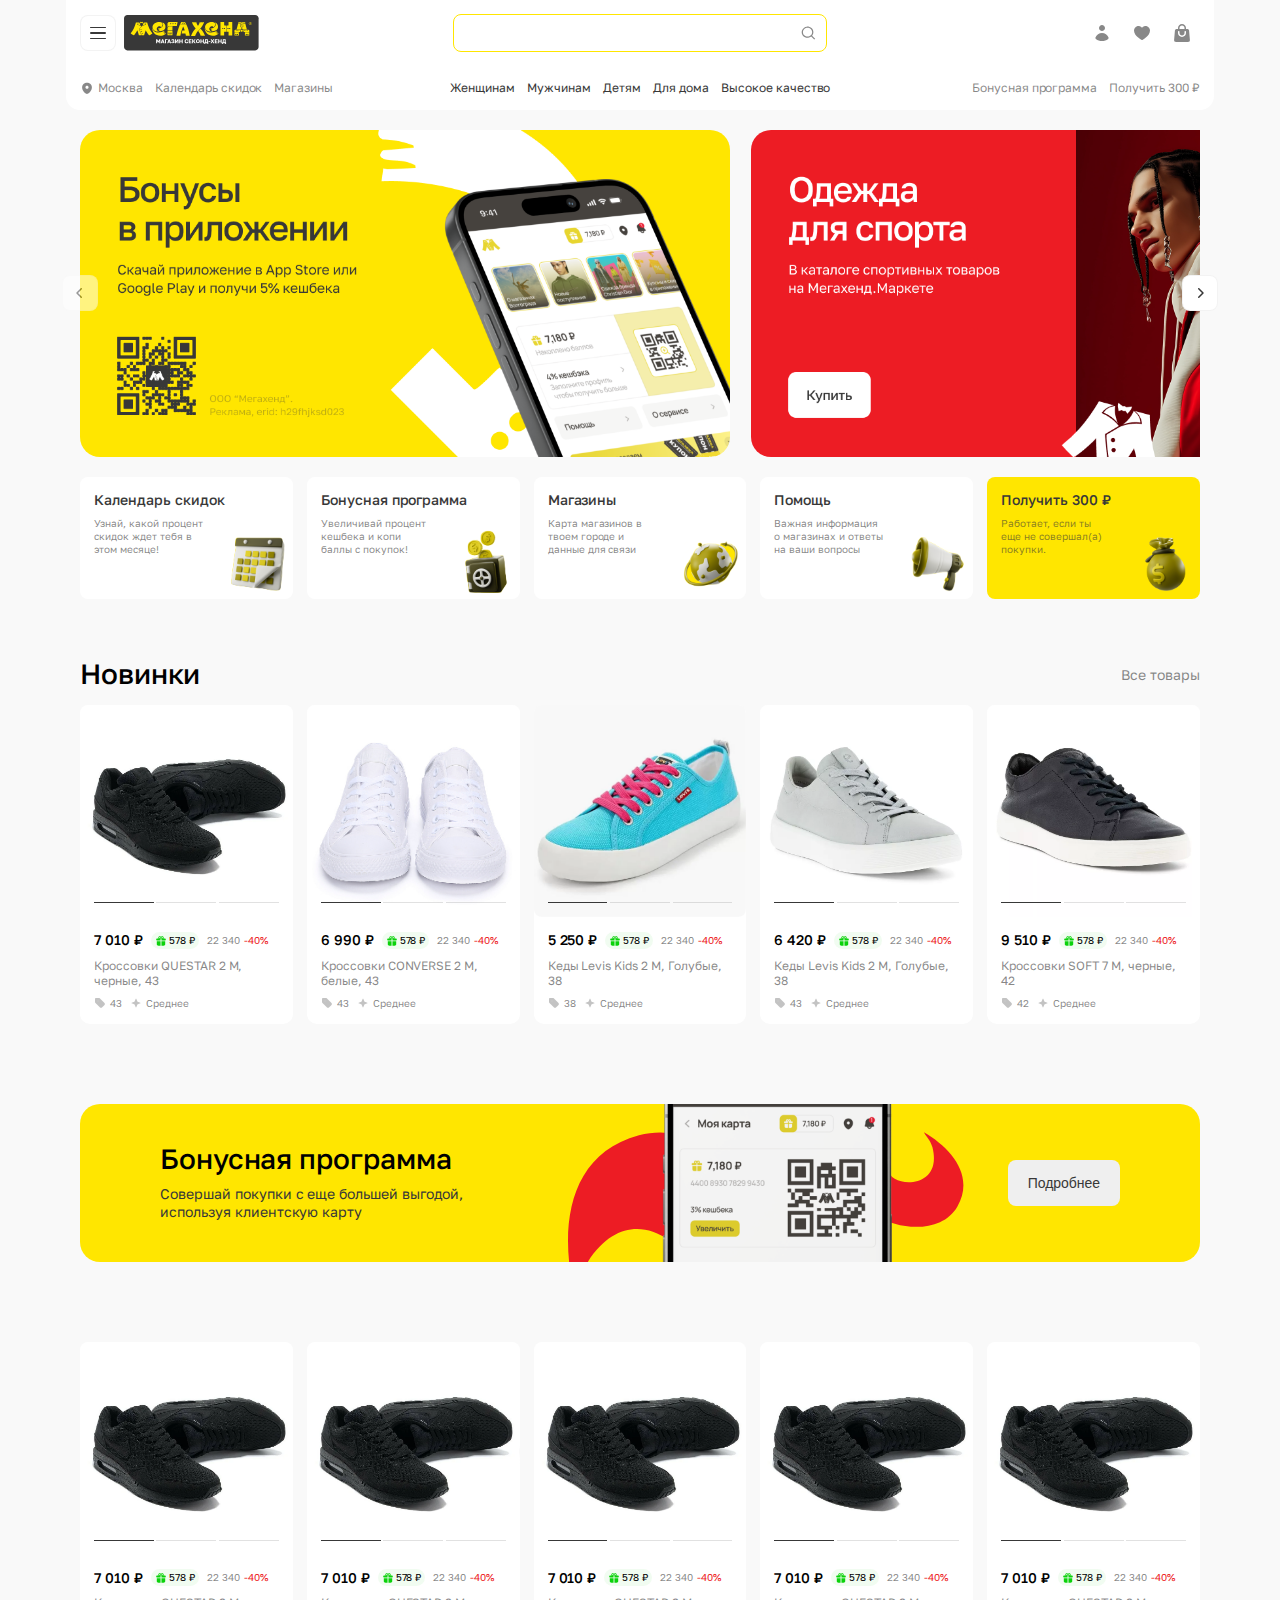
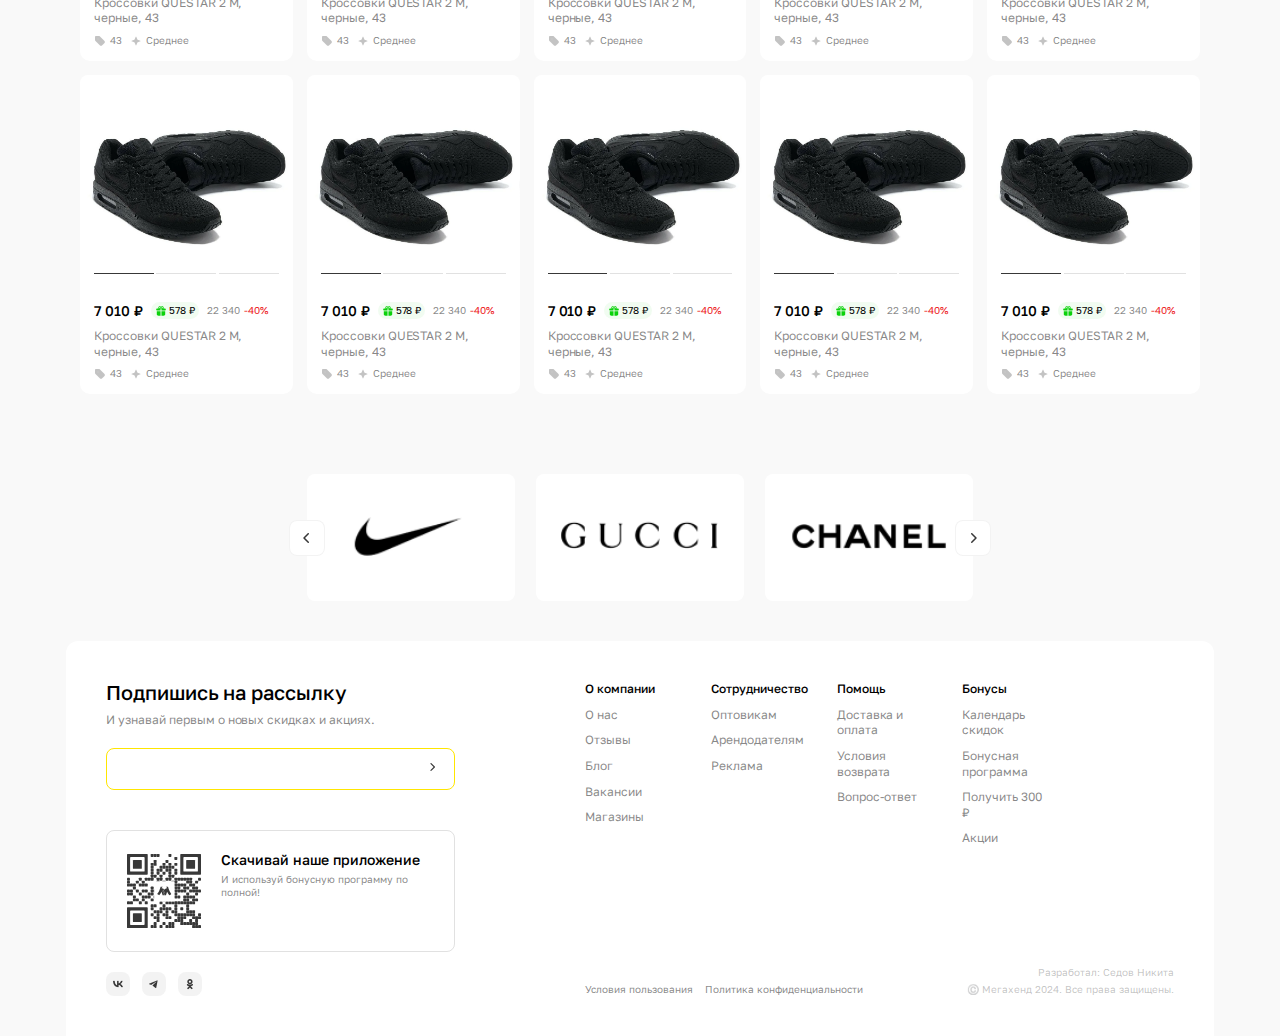
<file: templates/index.html>
<!DOCTYPE html>
<html lang="ru">
<head>
    <meta charset="UTF-8">
    <meta name="viewport" content="width=device-width, initial-scale=1.0">
    <title>Document</title>

    <link rel="stylesheet" href="https://cdn.jsdelivr.net/npm/swiper@11/swiper-bundle.min.css"/>
    
    <link rel="stylesheet" href="../src/styles/main.css">
    
</head>
<body>
    <header>
        <div class="header-section">
            <div class="header-section__container ">
                <div class="header-section__info-block">
                    <div class="header-section__info-block__item main">
                        <div class="header-section__info-block__item__item header-section__info-block__item__burger-logo">
                            <div class="header-section__info-block__item__burger-logo__burger button_size_icon button_style_outline button ">
                                <span></span><span></span><span></span>
                            </div>
                            <a href="/" class="header-section__info-block__item__burger-logo__logo">
                                <picture>
                                    <source srcset="../src/images/logo-mobile.svg" media="(max-width: 768px)">
                                    <img src="../src/images/logo.svg" alt="">
                                </picture>
                            </a>
                        </div>
                        <div class="header-section__info-block__item__item header-section__info-block__item__search">
                            <div class="input input_type_search input_state_static">
                                <input type="text">
                            </div>
                        </div>
                        <a  class="button button_size_icon button_style_outline search-mobile" href="#"><img src="../src/images/search.svg" alt=""></a>
                        <div class="header-section__info-block__item__item header-section__info-block__item__add">
                            <a href="" class="header-section__info-block__item__add__link">
                                <img src="../src/images/lk.svg" alt="">
                            </a>
                            <a href="" class="header-section__info-block__item__add__link">
                                <img src="../src/images/favourites.svg" alt="">
                            </a>
                            <a href="" class="header-section__info-block__item__add__link">
                                <img src="../src/images/cart.svg" alt="">
                            </a>
                        </div>
                    </div>
                    <div class="header-section__info-block__item">
                        <ul class="header-section__info-block__item__item header-section__info-block__item__other">
                            <li><a href=""><img src="../src/images/location.svg" alt=""><span>Москва</span></a></li>
                            <li><a href=""><span>Календарь скидок</span></a></li>
                            <li><a href=""><span>Магазины</span></a></li>
                        </ul>
                        <ul class="header-section__info-block__item__item header-section__info-block__item__categories">
                            <li><a href=""><span>Женщинам</span></a></li>
                            <li><a href=""><span>Мужчинам</span></a></li>
                            <li><a href=""><span>Детям</span></a></li>
                            <li><a href=""><span>Для дома</span></a></li>
                            <li><a href=""><span>Высокое качество</span></a></li>
                        </ul>
                        <ul class="header-section__info-block__item__item header-section__info-block__item__bonuses">
                            <li><a href=""><span>Бонусная программа</span></a></li>
                            <li><a href=""><span>Получить 300 ₽</span></a></li>
                        </ul>
                    </div>
                </div>
                <div class="burger-block">
                    <div class="burger-block__burger">
                        <div class="burger-block__burger__info">
                            <ul>
                                <li><a href="#">Женщинам</a></li>
                                <li><a href="#">Мужчинам</a></li>
                                <li><a href="#">Детям</a></li>
                                <li><a href="#">Для дома</a></li>
                                <li><a href="#">Высокое качество</a></li>
                            </ul>
                            <ul>
                                <li><a href="#"><img src="../src/images/location.svg" alt=""><span>Москва</span></a></li>
                            </ul>
                        </div>
                        <div class="burger-block__burger__bonuses">
                            <ul>
                                <li><a href="#">Календарь скидок</a></li>
                                <li><a href="#">Магазины</a></li>
                                <li><a href="#">Бонусная программа</a></li>
                                <li><a href="#">Получить 300 ₽</a></li>
                            </ul>
                        </div>
                        <div class="burger-block__burger__links">
                            <ul>
                                <li><a href="#">О компании</a></li>
                                <li><a href="#">Сотрудничество</a></li>
                                <li><a href="#">Отзывы</a></li>
                                <li><a href="#">Блог</a></li>
                                <li><a href="#">Вакансии</a></li>
                                <li><a href="#">Акции</a></li>
                                <li><a href="#">Бренды</a></li>
                            </ul>
                            <ul>
                                <li><a href="#">Помощь</a></li>
                            </ul>
                        </div>
                        <div class="burger-block__burger__contact-us">
                            <div class="burger-block__burger__contact-us__phone-socials">
                                <div class="burger-block__burger__contact-us__phone-socials__phone">
                                    <a href="tel: 8(800) 250-61-68">8(800) 250-61-68</a>
                                </div>
                                <div class="burger-block__burger__contact-us__phone-socials__socials">
                                    <a href="https://vk.com/korimp890" class="button button_size_icon-small button_style_gray"><img src="../src/images/social/vk.png" alt=""></a>
                                    <a href="#" class="button button_size_icon-small button_style_gray"><img src="../src/images/social/tg.png" alt=""></a>
                                    <a href="#" class="button button_size_icon-small button_style_gray"><img src="../src/images/social/ok.png" alt=""></a>
                                </div>
                            </div>
                            <div class="burger-block__burger__contact-us__politics">
                                    <a href="#" class="burger-block__burger__contact-us__politics__link">Условия пользования</a>
                                    <a href="#" class="burger-block__burger__contact-us__politics__link">Политика конфиденциальности</a>
                            </div>
                            <div class="burger-block__burger__contact-us__descriptions">
                                <span><a href="https://vk.com/korimp890"></a>Разработал: Седов Никита</span>
                                <span>©️ Мегахенд 2024. Все права защищены. </span>
                            </div>

                        </div>
                    </div>
                </div>
            </div>
        </div>
    </header>



    <main>
        <section class="pv-30">
            <div class="advantages-section">
                <div class="advantages-section__container container">
                    <div class="advantages-section__info-block">
                        <div class="advantages-section__info-block__bann">
                            <div class="swiper bannSlider">
                                <div class="swiper-wrapper">
                                  <div class="swiper-slide">
                                    <picture>
                                        <source srcset="../src/images/bann/bann1-mobile.png" media="(max-width: 768px)">
                                        <img src="../src/images/bann/bann1.png" alt="">
                                    </picture>
                                    </div>
                                  <a href="https://www.google.ru/" class="swiper-slide"> <img src="../src/images/bann/bann2.png" alt=""> </a>
                                  <div class="swiper-slide"><img src="../src/images/bann/bann3.png" alt=""></div>
                                </div>  
                        </div>
                        <button class="button button_size_icon button_style_outline prev"><img src="../src/images/left.svg" alt=""></button>
                        <button class="button button_size_icon button_style_outline next"><img src="../src/images/right.svg" alt=""></button>
                    </div>
                    
                    <div class="advantages-section__info-block__additional">
                        <div class="advantages-section__info-block__additional__information">
                            <div class="advantages-section__info-block__additional__information__title">Календарь скидок</div>
                            <div class="advantages-section__info-block__additional__information__description">Узнай, какой процент скидок ждет тебя в этом месяце!</div>
                            <img src="../src/images/advantages-add-1.png" alt="">
                        </div>
                        <div class="advantages-section__info-block__additional__information">
                            <div class="advantages-section__info-block__additional__information__title">Бонусная программа</div>
                            <div class="advantages-section__info-block__additional__information__description">Увеличивай процент кешбека и копи баллы с покупок!</div>
                            <img src="../src/images/advantages-add-2.png" alt="">
                        </div>
                        <div class="advantages-section__info-block__additional__information">
                            <div class="advantages-section__info-block__additional__information__title">Магазины</div>
                            <div class="advantages-section__info-block__additional__information__description">Карта магазинов в твоем городе и данные для связи</div>
                            <img src="../src/images/advantages-add-3.png" alt="">
                        </div>
                        <div class="advantages-section__info-block__additional__information">
                            <div class="advantages-section__info-block__additional__information__title">Помощь</div>
                            <div class="advantages-section__info-block__additional__information__description">Важная информация о магазинах и ответы на ваши вопросы</div>
                            <img src="../src/images/advantages-add-4.png" alt="">
                        </div>
                        <div class="advantages-section__info-block__additional__information advantages-section__info-block__additional__information_yellow ">
                            <div class="advantages-section__info-block__additional__information__title">Получить 300 ₽</div>
                            <div class="advantages-section__info-block__additional__information__description">Работает, если ты еще не совершал(а) покупки.</div>
                            <img src="../src/images/advantages-add-5.png" alt="">
                        </div>
                    </div>
                </div>
            </div>
        </div>
    </section>


    <section class="pv-60">
        <div class="new-product-section">
            <div class="new-product-section__container container">
                <div class="new-product-section__head">
                    <div class="new-product-section__head__title">Новинки</div>
                    <div class="new-product-section__head__additional">
                        <a href="#">Все товары</a>
                    </div>
             </div>
                <div class="new-product-section__info-block">
                    <div class="product-card">
                        <div class="product-card__images">
                            <div class="swiper productGallerySlider">
                                <div class="swiper-wrapper">
                                  <div class="swiper-slide"><img src="../src/images/i.png" alt=""></div>
                                  <div class="swiper-slide"><img src="../src/images/i2.png" alt=""></div>
                                  <div class="swiper-slide"><img src="../src/images/i4.png" alt=""></div>
                                </div>
                                <div class="swiper-pagination"></div>
                              </div>
                        </div>
                        
                        <div class="product-card__information">
                            <div class="product-card__information__price-block">
                                <div class="product-card__information__price-block__price">7 010 ₽</div>
                                <div class="product-card__information__price-block__cashback">
                                    <img src="../src/images/Prize_green.svg" alt="">
                                    <span>578 ₽</span>
                                </div>
                                <div class="product-card__information__price-block__old-price-block">
                                    <div class="product-card__information__price-block__old-price-block__price">22 340</div>
                                    <div class="product-card__information__price-block__old-price-block__sale">-40%</div>
                                </div>
                            </div>
                            <div class="product-card__information__name">Кроссовки QUESTAR 2 M, черные, 43</div>
                            <div class="product-card__information__add">
                                <div class="product-card__information__add__img-name">
                                    <img src="../src/images/size.svg" alt="">
                                    <span>43</span>
                                </div>
                                <div class="product-card__information__add__img-name">
                                    <img src="../src/images/quality.svg" alt="">
                                    <span>Среднее</span>
                                </div>
                            </div>
                        </div>
                        <div class="product-card__buttons">
                            <button class="button button_size_basic button_style_accent buy">Купить</button>
                            <button class="button button_size_icon button_style_outline"><img src="../src/images/heart.svg" alt=""></button>
                        </div>
                    </div>
                    <div class="product-card">
                        <div class="product-card__images">
                            <div class="swiper productGallerySlider">
                                <div class="swiper-wrapper">
                                  <div class="swiper-slide"><img src="../src/images/products-logo/a1.png" alt=""></div>
                                  <div class="swiper-slide"><img src="../src/images/products-logo/a2.png" alt=""></div>
                                  <div class="swiper-slide"><img src="../src/images/products-logo/a3.png" alt=""></div>
                                </div>
                                <div class="swiper-pagination"></div>
                              </div>
                        </div>
                        
                        <div class="product-card__information">
                            <div class="product-card__information__price-block">
                                <div class="product-card__information__price-block__price">6 990 ₽</div>
                                <div class="product-card__information__price-block__cashback">
                                    <img src="../src/images/Prize_green.svg" alt="">
                                    <span>578 ₽</span>
                                </div>
                                <div class="product-card__information__price-block__old-price-block">
                                    <div class="product-card__information__price-block__old-price-block__price">22 340</div>
                                    <div class="product-card__information__price-block__old-price-block__sale">-40%</div>
                                </div>
                            </div>
                            <div class="product-card__information__name">Кроссовки CONVERSE 2 M, белые, 43</div>
                            <div class="product-card__information__add">
                                <div class="product-card__information__add__img-name">
                                    <img src="../src/images/size.svg" alt="">
                                    <span>43</span>
                                </div>
                                <div class="product-card__information__add__img-name">
                                    <img src="../src/images/quality.svg" alt="">
                                    <span>Среднее</span>
                                </div>
                            </div>
                        </div>
                        <div class="product-card__buttons">
                            <button class="button button_size_basic button_style_accent buy">Купить</button>
                            <button class="button button_size_icon button_style_outline"><img src="../src/images/heart.svg" alt=""></button>
                        </div>
                    </div>
                    <div class="product-card">
                        <div class="product-card__images">
                            <div class="swiper productGallerySlider">
                                <div class="swiper-wrapper">
                                  <div class="swiper-slide"><img src="../src/images/products-logo/b1.png" alt=""></div>
                                  <div class="swiper-slide"><img src="../src/images/products-logo/b2.png" alt=""></div>
                                  <div class="swiper-slide"><img src="../src/images/products-logo/b3.png" alt=""></div>
                                </div>
                                <div class="swiper-pagination"></div>
                              </div>
                        </div>
                        
                        <div class="product-card__information">
                            <div class="product-card__information__price-block">
                                <div class="product-card__information__price-block__price">5 250 ₽</div>
                                <div class="product-card__information__price-block__cashback">
                                    <img src="../src/images/Prize_green.svg" alt="">
                                    <span>578 ₽</span>
                                </div>
                                <div class="product-card__information__price-block__old-price-block">
                                    <div class="product-card__information__price-block__old-price-block__price">22 340</div>
                                    <div class="product-card__information__price-block__old-price-block__sale">-40%</div>
                                </div>
                            </div>
                            <div class="product-card__information__name">Кеды Levis Kids 2 M, Голубые, 38</div>
                            <div class="product-card__information__add">
                                <div class="product-card__information__add__img-name">
                                    <img src="../src/images/size.svg" alt="">
                                    <span>38</span>
                                </div>
                                <div class="product-card__information__add__img-name">
                                    <img src="../src/images/quality.svg" alt="">
                                    <span>Среднее</span>
                                </div>
                            </div>
                        </div>
                        <div class="product-card__buttons">
                            <button class="button button_size_basic button_style_accent buy">Купить</button>
                            <button class="button button_size_icon button_style_outline"><img src="../src/images/heart.svg" alt=""></button>
                        </div>
                    </div>
                    <div class="product-card">
                        <div class="product-card__images">
                            <div class="swiper productGallerySlider">
                                <div class="swiper-wrapper">
                                  <div class="swiper-slide"><img src="../src/images/products-logo/c1.png" alt=""></div>
                                  <div class="swiper-slide"><img src="../src/images/products-logo/c2.png" alt=""></div>
                                  <div class="swiper-slide"><img src="../src/images/products-logo/c3.png" alt=""></div>
                                </div>
                                <div class="swiper-pagination"></div>
                              </div>
                        </div>
                        
                        <div class="product-card__information">
                            <div class="product-card__information__price-block">
                                <div class="product-card__information__price-block__price">6 420 ₽</div>
                                <div class="product-card__information__price-block__cashback">
                                    <img src="../src/images/Prize_green.svg" alt="">
                                    <span>578 ₽</span>
                                </div>
                                <div class="product-card__information__price-block__old-price-block">
                                    <div class="product-card__information__price-block__old-price-block__price">22 340</div>
                                    <div class="product-card__information__price-block__old-price-block__sale">-40%</div>
                                </div>
                            </div>
                            <div class="product-card__information__name">Кеды Levis Kids 2 M, Голубые, 38</div>
                            <div class="product-card__information__add">
                                <div class="product-card__information__add__img-name">
                                    <img src="../src/images/size.svg" alt="">
                                    <span>43</span>
                                </div>
                                <div class="product-card__information__add__img-name">
                                    <img src="../src/images/quality.svg" alt="">
                                    <span>Среднее</span>
                                </div>
                            </div>
                        </div>
                        <div class="product-card__buttons">
                            <button class="button button_size_basic button_style_accent buy">Купить</button>
                            <button class="button button_size_icon button_style_outline"><img src="../src/images/heart.svg" alt=""></button>
                        </div>
                    </div>
                    <div class="product-card">
                        <div class="product-card__images">
                            <div class="swiper productGallerySlider">
                                <div class="swiper-wrapper">
                                  <div class="swiper-slide"><img src="../src/images/products-logo/d1.png" alt=""></div>
                                  <div class="swiper-slide"><img src="../src/images/products-logo/d2.png" alt=""></div>
                                  <div class="swiper-slide"><img src="../src/images/products-logo/d3.png" alt=""></div>
                                </div>
                                <div class="swiper-pagination"></div>
                              </div>
                        </div>
                        
                        <div class="product-card__information">
                            <div class="product-card__information__price-block">
                                <div class="product-card__information__price-block__price">9 510 ₽</div>
                                <div class="product-card__information__price-block__cashback">
                                    <img src="../src/images/Prize_green.svg" alt="">
                                    <span>578 ₽</span>
                                </div>
                                <div class="product-card__information__price-block__old-price-block">
                                    <div class="product-card__information__price-block__old-price-block__price">22 340</div>
                                    <div class="product-card__information__price-block__old-price-block__sale">-40%</div>
                                </div>
                            </div>
                            <div class="product-card__information__name">Кроссовки SOFT 7 M, черные, 42</div>
                            <div class="product-card__information__add">
                                <div class="product-card__information__add__img-name">
                                    <img src="../src/images/size.svg" alt="">
                                    <span>42</span>
                                </div>
                                <div class="product-card__information__add__img-name">
                                    <img src="../src/images/quality.svg" alt="">
                                    <span>Среднее</span>
                                </div>
                            </div>
                        </div>
                        <div class="product-card__buttons">
                            <button class="button button_size_basic button_style_accent buy">Купить</button>
                            <button class="button button_size_icon button_style_outline"><img src="../src/images/heart.svg" alt=""></button>
                        </div>
                    </div>
                </div>
            </div>
        </div>
    </section>

    <section class="pv-60">
        <div class="bonus-program-section">
            <div class="bonus-program-section__container container">
                <div class="bonus-program-section__head">
                    <div class="bonus-program-section__head__info-block">
                        <div class="bonus-program-section__head__info-block__title">Бонусная программа</div>
                        <div class="bonus-program-section__head__info-block__description">Совершай покупки с еще большей выгодой, используя клиентскую карту</div>
                    </div>
                    <div class="bonus-program-section__head__info-block__background">
                        <img class="bonus-program-section__head__info-block__background__vector1" src="../src/images/Vector1.svg" alt="">
                        <img class="bonus-program-section__head__info-block__background__phone phone__desktop" src="../src/images/bonuses-program.png" alt="">
                        <img class="bonus-program-section__head__info-block__background__phone phone__mobile" src="../src/images/mobile_logo.svg" alt="">
                        <img class="bonus-program-section__head__info-block__background__vector2" src="../src/images/Vector2.svg" alt="">
                    </div>
                    
                    
                    <button class="button button_size_large button_state_static">Подробнее</button>
                </div>
                
            </div>
        </div>
    </section>





    <section class="pv-60">
        <div class="products-home-section">
            <div class="products-home-section__container container">
                <div class="products-home-section__info-block">
                    <div class="product-card">
                        <div class="product-card__images">
                            <div class="swiper productGallerySlider">
                                <div class="swiper-wrapper">
                                  <div class="swiper-slide"><img src="../src/images/i.png" alt=""></div>
                                  <div class="swiper-slide"><img src="../src/images/i2.png" alt=""></div>
                                  <div class="swiper-slide"><img src="../src/images/i4.png" alt=""></div>
                                </div>
                                <div class="swiper-pagination"></div>
                              </div>
                        </div>
                        
                        <div class="product-card__information">
                            <div class="product-card__information__price-block">
                                <div class="product-card__information__price-block__price">7 010 ₽</div>
                                <div class="product-card__information__price-block__cashback">
                                    <img src="../src/images/Prize_green.svg" alt="">
                                    <span>578 ₽</span>
                                </div>
                                <div class="product-card__information__price-block__old-price-block">
                                    <div class="product-card__information__price-block__old-price-block__price">22 340</div>
                                    <div class="product-card__information__price-block__old-price-block__sale">-40%</div>
                                </div>
                            </div>
                            <div class="product-card__information__name">Кроссовки QUESTAR 2 M, черные, 43</div>
                            <div class="product-card__information__add">
                                <div class="product-card__information__add__img-name">
                                    <img src="../src/images/size.svg" alt="">
                                    <span>43</span>
                                </div>
                                <div class="product-card__information__add__img-name">
                                    <img src="../src/images/quality.svg" alt="">
                                    <span>Среднее</span>
                                </div>
                            </div>
                        </div>
                        <div class="product-card__buttons">
                            <button class="button button_size_basic button_style_accent buy">Купить</button>
                            <button class="button button_size_icon button_style_outline"><img src="../src/images/heart.svg" alt=""></button>
                        </div>
                    </div>
                    <div class="product-card">
                        <div class="product-card__images">
                            <div class="swiper productGallerySlider">
                                <div class="swiper-wrapper">
                                  <div class="swiper-slide"><img src="../src/images/i.png" alt=""></div>
                                  <div class="swiper-slide"><img src="../src/images/i2.png" alt=""></div>
                                  <div class="swiper-slide"><img src="../src/images/i4.png" alt=""></div>
                                </div>
                                <div class="swiper-pagination"></div>
                              </div>
                        </div>
                        
                        <div class="product-card__information">
                            <div class="product-card__information__price-block">
                                <div class="product-card__information__price-block__price">7 010 ₽</div>
                                <div class="product-card__information__price-block__cashback">
                                    <img src="../src/images/Prize_green.svg" alt="">
                                    <span>578 ₽</span>
                                </div>
                                <div class="product-card__information__price-block__old-price-block">
                                    <div class="product-card__information__price-block__old-price-block__price">22 340</div>
                                    <div class="product-card__information__price-block__old-price-block__sale">-40%</div>
                                </div>
                            </div>
                            <div class="product-card__information__name">Кроссовки QUESTAR 2 M, черные, 43</div>
                            <div class="product-card__information__add">
                                <div class="product-card__information__add__img-name">
                                    <img src="../src/images/size.svg" alt="">
                                    <span>43</span>
                                </div>
                                <div class="product-card__information__add__img-name">
                                    <img src="../src/images/quality.svg" alt="">
                                    <span>Среднее</span>
                                </div>
                            </div>
                        </div>
                        <div class="product-card__buttons">
                            <button class="button button_size_basic button_style_accent buy">Купить</button>
                            <button class="button button_size_icon button_style_outline"><img src="../src/images/heart.svg" alt=""></button>
                        </div>
                    </div>
                    <div class="product-card">
                        <div class="product-card__images">
                            <div class="swiper productGallerySlider">
                                <div class="swiper-wrapper">
                                  <div class="swiper-slide"><img src="../src/images/i.png" alt=""></div>
                                  <div class="swiper-slide"><img src="../src/images/i2.png" alt=""></div>
                                  <div class="swiper-slide"><img src="../src/images/i4.png" alt=""></div>
                                </div>
                                <div class="swiper-pagination"></div>
                              </div>
                        </div>
                        
                        <div class="product-card__information">
                            <div class="product-card__information__price-block">
                                <div class="product-card__information__price-block__price">7 010 ₽</div>
                                <div class="product-card__information__price-block__cashback">
                                    <img src="../src/images/Prize_green.svg" alt="">
                                    <span>578 ₽</span>
                                </div>
                                <div class="product-card__information__price-block__old-price-block">
                                    <div class="product-card__information__price-block__old-price-block__price">22 340</div>
                                    <div class="product-card__information__price-block__old-price-block__sale">-40%</div>
                                </div>
                            </div>
                            <div class="product-card__information__name">Кроссовки QUESTAR 2 M, черные, 43</div>
                            <div class="product-card__information__add">
                                <div class="product-card__information__add__img-name">
                                    <img src="../src/images/size.svg" alt="">
                                    <span>43</span>
                                </div>
                                <div class="product-card__information__add__img-name">
                                    <img src="../src/images/quality.svg" alt="">
                                    <span>Среднее</span>
                                </div>
                            </div>
                        </div>
                        <div class="product-card__buttons">
                            <button class="button button_size_basic button_style_accent buy">Купить</button>
                            <button class="button button_size_icon button_style_outline"><img src="../src/images/heart.svg" alt=""></button>
                        </div>
                    </div>
                    <div class="product-card">
                        <div class="product-card__images">
                            <div class="swiper productGallerySlider">
                                <div class="swiper-wrapper">
                                  <div class="swiper-slide"><img src="../src/images/i.png" alt=""></div>
                                  <div class="swiper-slide"><img src="../src/images/i2.png" alt=""></div>
                                  <div class="swiper-slide"><img src="../src/images/i4.png" alt=""></div>
                                </div>
                                <div class="swiper-pagination"></div>
                              </div>
                        </div>
                        
                        <div class="product-card__information">
                            <div class="product-card__information__price-block">
                                <div class="product-card__information__price-block__price">7 010 ₽</div>
                                <div class="product-card__information__price-block__cashback">
                                    <img src="../src/images/Prize_green.svg" alt="">
                                    <span>578 ₽</span>
                                </div>
                                <div class="product-card__information__price-block__old-price-block">
                                    <div class="product-card__information__price-block__old-price-block__price">22 340</div>
                                    <div class="product-card__information__price-block__old-price-block__sale">-40%</div>
                                </div>
                            </div>
                            <div class="product-card__information__name">Кроссовки QUESTAR 2 M, черные, 43</div>
                            <div class="product-card__information__add">
                                <div class="product-card__information__add__img-name">
                                    <img src="../src/images/size.svg" alt="">
                                    <span>43</span>
                                </div>
                                <div class="product-card__information__add__img-name">
                                    <img src="../src/images/quality.svg" alt="">
                                    <span>Среднее</span>
                                </div>
                            </div>
                        </div>
                        <div class="product-card__buttons">
                            <button class="button button_size_basic button_style_accent buy">Купить</button>
                            <button class="button button_size_icon button_style_outline"><img src="../src/images/heart.svg" alt=""></button>
                        </div>
                    </div>
                    <div class="product-card">
                        <div class="product-card__images">
                            <div class="swiper productGallerySlider">
                                <div class="swiper-wrapper">
                                  <div class="swiper-slide"><img src="../src/images/i.png" alt=""></div>
                                  <div class="swiper-slide"><img src="../src/images/i2.png" alt=""></div>
                                  <div class="swiper-slide"><img src="../src/images/i4.png" alt=""></div>
                                </div>
                                <div class="swiper-pagination"></div>
                              </div>
                        </div>
                        
                        <div class="product-card__information">
                            <div class="product-card__information__price-block">
                                <div class="product-card__information__price-block__price">7 010 ₽</div>
                                <div class="product-card__information__price-block__cashback">
                                    <img src="../src/images/Prize_green.svg" alt="">
                                    <span>578 ₽</span>
                                </div>
                                <div class="product-card__information__price-block__old-price-block">
                                    <div class="product-card__information__price-block__old-price-block__price">22 340</div>
                                    <div class="product-card__information__price-block__old-price-block__sale">-40%</div>
                                </div>
                            </div>
                            <div class="product-card__information__name">Кроссовки QUESTAR 2 M, черные, 43</div>
                            <div class="product-card__information__add">
                                <div class="product-card__information__add__img-name">
                                    <img src="../src/images/size.svg" alt="">
                                    <span>43</span>
                                </div>
                                <div class="product-card__information__add__img-name">
                                    <img src="../src/images/quality.svg" alt="">
                                    <span>Среднее</span>
                                </div>
                            </div>
                        </div>
                        <div class="product-card__buttons">
                            <button class="button button_size_basic button_style_accent buy">Купить</button>
                            <button class="button button_size_icon button_style_outline"><img src="../src/images/heart.svg" alt=""></button>
                        </div>
                    </div>
                    <div class="product-card">
                        <div class="product-card__images">
                            <div class="swiper productGallerySlider">
                                <div class="swiper-wrapper">
                                  <div class="swiper-slide"><img src="../src/images/i.png" alt=""></div>
                                  <div class="swiper-slide"><img src="../src/images/i2.png" alt=""></div>
                                  <div class="swiper-slide"><img src="../src/images/i4.png" alt=""></div>
                                </div>
                                <div class="swiper-pagination"></div>
                              </div>
                        </div>
                        
                        <div class="product-card__information">
                            <div class="product-card__information__price-block">
                                <div class="product-card__information__price-block__price">7 010 ₽</div>
                                <div class="product-card__information__price-block__cashback">
                                    <img src="../src/images/Prize_green.svg" alt="">
                                    <span>578 ₽</span>
                                </div>
                                <div class="product-card__information__price-block__old-price-block">
                                    <div class="product-card__information__price-block__old-price-block__price">22 340</div>
                                    <div class="product-card__information__price-block__old-price-block__sale">-40%</div>
                                </div>
                            </div>
                            <div class="product-card__information__name">Кроссовки QUESTAR 2 M, черные, 43</div>
                            <div class="product-card__information__add">
                                <div class="product-card__information__add__img-name">
                                    <img src="../src/images/size.svg" alt="">
                                    <span>43</span>
                                </div>
                                <div class="product-card__information__add__img-name">
                                    <img src="../src/images/quality.svg" alt="">
                                    <span>Среднее</span>
                                </div>
                            </div>
                        </div>
                        <div class="product-card__buttons">
                            <button class="button button_size_basic button_style_accent buy">Купить</button>
                            <button class="button button_size_icon button_style_outline"><img src="../src/images/heart.svg" alt=""></button>
                        </div>
                    </div>
                    <div class="product-card">
                        <div class="product-card__images">
                            <div class="swiper productGallerySlider">
                                <div class="swiper-wrapper">
                                  <div class="swiper-slide"><img src="../src/images/i.png" alt=""></div>
                                  <div class="swiper-slide"><img src="../src/images/i2.png" alt=""></div>
                                  <div class="swiper-slide"><img src="../src/images/i4.png" alt=""></div>
                                </div>
                                <div class="swiper-pagination"></div>
                              </div>
                        </div>
                        
                        <div class="product-card__information">
                            <div class="product-card__information__price-block">
                                <div class="product-card__information__price-block__price">7 010 ₽</div>
                                <div class="product-card__information__price-block__cashback">
                                    <img src="../src/images/Prize_green.svg" alt="">
                                    <span>578 ₽</span>
                                </div>
                                <div class="product-card__information__price-block__old-price-block">
                                    <div class="product-card__information__price-block__old-price-block__price">22 340</div>
                                    <div class="product-card__information__price-block__old-price-block__sale">-40%</div>
                                </div>
                            </div>
                            <div class="product-card__information__name">Кроссовки QUESTAR 2 M, черные, 43</div>
                            <div class="product-card__information__add">
                                <div class="product-card__information__add__img-name">
                                    <img src="../src/images/size.svg" alt="">
                                    <span>43</span>
                                </div>
                                <div class="product-card__information__add__img-name">
                                    <img src="../src/images/quality.svg" alt="">
                                    <span>Среднее</span>
                                </div>
                            </div>
                        </div>
                        <div class="product-card__buttons">
                            <button class="button button_size_basic button_style_accent buy">Купить</button>
                            <button class="button button_size_icon button_style_outline"><img src="../src/images/heart.svg" alt=""></button>
                        </div>
                    </div>
                    <div class="product-card">
                        <div class="product-card__images">
                            <div class="swiper productGallerySlider">
                                <div class="swiper-wrapper">
                                  <div class="swiper-slide"><img src="../src/images/i.png" alt=""></div>
                                  <div class="swiper-slide"><img src="../src/images/i2.png" alt=""></div>
                                  <div class="swiper-slide"><img src="../src/images/i4.png" alt=""></div>
                                </div>
                                <div class="swiper-pagination"></div>
                              </div>
                        </div>
                        
                        <div class="product-card__information">
                            <div class="product-card__information__price-block">
                                <div class="product-card__information__price-block__price">7 010 ₽</div>
                                <div class="product-card__information__price-block__cashback">
                                    <img src="../src/images/Prize_green.svg" alt="">
                                    <span>578 ₽</span>
                                </div>
                                <div class="product-card__information__price-block__old-price-block">
                                    <div class="product-card__information__price-block__old-price-block__price">22 340</div>
                                    <div class="product-card__information__price-block__old-price-block__sale">-40%</div>
                                </div>
                            </div>
                            <div class="product-card__information__name">Кроссовки QUESTAR 2 M, черные, 43</div>
                            <div class="product-card__information__add">
                                <div class="product-card__information__add__img-name">
                                    <img src="../src/images/size.svg" alt="">
                                    <span>43</span>
                                </div>
                                <div class="product-card__information__add__img-name">
                                    <img src="../src/images/quality.svg" alt="">
                                    <span>Среднее</span>
                                </div>
                            </div>
                        </div>
                        <div class="product-card__buttons">
                            <button class="button button_size_basic button_style_accent buy">Купить</button>
                            <button class="button button_size_icon button_style_outline"><img src="../src/images/heart.svg" alt=""></button>
                        </div>
                    </div>
                    <div class="product-card">
                        <div class="product-card__images">
                            <div class="swiper productGallerySlider">
                                <div class="swiper-wrapper">
                                  <div class="swiper-slide"><img src="../src/images/i.png" alt=""></div>
                                  <div class="swiper-slide"><img src="../src/images/i2.png" alt=""></div>
                                  <div class="swiper-slide"><img src="../src/images/i4.png" alt=""></div>
                                </div>
                                <div class="swiper-pagination"></div>
                              </div>
                        </div>
                        
                        <div class="product-card__information">
                            <div class="product-card__information__price-block">
                                <div class="product-card__information__price-block__price">7 010 ₽</div>
                                <div class="product-card__information__price-block__cashback">
                                    <img src="../src/images/Prize_green.svg" alt="">
                                    <span>578 ₽</span>
                                </div>
                                <div class="product-card__information__price-block__old-price-block">
                                    <div class="product-card__information__price-block__old-price-block__price">22 340</div>
                                    <div class="product-card__information__price-block__old-price-block__sale">-40%</div>
                                </div>
                            </div>
                            <div class="product-card__information__name">Кроссовки QUESTAR 2 M, черные, 43</div>
                            <div class="product-card__information__add">
                                <div class="product-card__information__add__img-name">
                                    <img src="../src/images/size.svg" alt="">
                                    <span>43</span>
                                </div>
                                <div class="product-card__information__add__img-name">
                                    <img src="../src/images/quality.svg" alt="">
                                    <span>Среднее</span>
                                </div>
                            </div>
                        </div>
                        <div class="product-card__buttons">
                            <button class="button button_size_basic button_style_accent buy">Купить</button>
                            <button class="button button_size_icon button_style_outline"><img src="../src/images/heart.svg" alt=""></button>
                        </div>
                    </div>
                    <div class="product-card">
                        <div class="product-card__images">
                            <div class="swiper productGallerySlider">
                                <div class="swiper-wrapper">
                                  <div class="swiper-slide"><img src="../src/images/i.png" alt=""></div>
                                  <div class="swiper-slide"><img src="../src/images/i2.png" alt=""></div>
                                  <div class="swiper-slide"><img src="../src/images/i4.png" alt=""></div>
                                </div>
                                <div class="swiper-pagination"></div>
                              </div>
                        </div>
                        
                        <div class="product-card__information">
                            <div class="product-card__information__price-block">
                                <div class="product-card__information__price-block__price">7 010 ₽</div>
                                <div class="product-card__information__price-block__cashback">
                                    <img src="../src/images/Prize_green.svg" alt="">
                                    <span>578 ₽</span>
                                </div>
                                <div class="product-card__information__price-block__old-price-block">
                                    <div class="product-card__information__price-block__old-price-block__price">22 340</div>
                                    <div class="product-card__information__price-block__old-price-block__sale">-40%</div>
                                </div>
                            </div>
                            <div class="product-card__information__name">Кроссовки QUESTAR 2 M, черные, 43</div>
                            <div class="product-card__information__add">
                                <div class="product-card__information__add__img-name">
                                    <img src="../src/images/size.svg" alt="">
                                    <span>43</span>
                                </div>
                                <div class="product-card__information__add__img-name">
                                    <img src="../src/images/quality.svg" alt="">
                                    <span>Среднее</span>
                                </div>
                            </div>
                        </div>
                        <div class="product-card__buttons">
                            <button class="button button_size_basic button_style_accent buy">Купить</button>
                            <button class="button button_size_icon button_style_outline"><img src="../src/images/heart.svg" alt=""></button>
                        </div>
                    </div>
                </div>
            </div>
        </div>
    </section>
    <section class="pv-60">
        <div class="brands-section">
            <div class="brands-section__container container">
                <div class="brands-section__slider">
                    <div class="swiper brandsSlider">
                        <div class="swiper-wrapper">
                          <div class="swiper-slide"><img src="../src/images/brands/brand-1.png" alt=""></div>
                          <div class="swiper-slide"><img src="../src/images/brands/brand-2.png" alt=""></div>
                          <div class="swiper-slide"><img src="../src/images/brands/brand-3.png" alt=""></div>
                          <div class="swiper-slide"><img src="../src/images/brands/brand-4.png" alt=""></div>
                          <div class="swiper-slide"><img src="../src/images/brands/brand-5.png" alt=""></div>
                          <div class="swiper-slide"><img src="../src/images/brands/brand-3.png" alt=""></div>
                        </div>  
                </div>
                <button class="button button_size_icon button_style_outline prev"><img src="../src/images/left.svg" alt=""></button>
                <button class="button button_size_icon button_style_outline next"><img src="../src/images/right.svg" alt=""></button>
            </div>
                </div>
            </div>
        </div>
    </section>
    </main>


    <footer class="none1">
        <div class="footer-section">
            <div class="footer-section__container container">
                <div class="footer-section__info-block">
                    <div class="footer-section__info-block__mailing-social">
                        <div class="footer-section__info-block__mailing-social__mailing">
                            <div class="footer-section__info-block__mailing-social__mailing__head">
                                <div class="footer-section__info-block__mailing-social__mailing__head__title">Подпишись на рассылку</div>
                                <div class="footer-section__info-block__mailing-social__mailing__head__description">И узнавай первым о новых скидках и акциях.</div>
                            </div>
                             <div class="footer-section__info-block__mailing-social__mailing__body">
                                <div class="input input_type_button input_state_static">
                                    <input type="text">
                                    <button class="button button_size_icon-small button_style_ghost-subdued"><img src="../src/images/right.svg" alt=""></button>                                        
                                </div>
                             </div>
                        </div>
                        <div class="footer-section__info-block__mailing-social__social">
                            <div class="app">
                                <div class="app__qr"><img src="../src/images/qr.svg" alt=""></div>
                                <div class="app__information">
                                    <div class="app__information__title">Скачивай наше приложение</div>
                                    <div class="app__information__description">И используй бонусную программу по полной!</div>
                                </div>
                            </div>
                            <div class="footer-section__info-block__mailing-social__social__links">
                                <a href="https://vk.com/korimp890" class="button button_size_icon-small button_style_gray"><img src="../src/images/social/vk.png" alt=""></a>
                                <a href="#" class="button button_size_icon-small button_style_gray"><img src="../src/images/social/tg.png" alt=""></a>
                                <a href="#" class="button button_size_icon-small button_style_gray"><img src="../src/images/social/ok.png" alt=""></a>
                            </div>
                        </div>
                    </div>
                    <div class="footer-section__info-block__menu">
                        <div class="footer-section__info-block__menu__item mobile__none">
                            <div class="footer-section__info-block__menu__item__title">Магазин</div>
                            <ul class="footer__ul">
                                <li><a href="#">Каталог</a></li>
                                <li><a href="#">Женщинам</a></li>
                                <li><a href="#">Мужчинам</a></li>
                                <li><a href="#">Детям</a></li>
                                <li><a href="#">Бренды</a></li>
                            </ul>
                        </div>
                        <div class="footer-section__info-block__menu__item">
                            <div class="footer-section__info-block__menu__item__title">О компании</div>
                            <ul class="footer__ul">
                                <li><a href="#">О нас</a></li>
                                <li><a href="#">Отзывы</a></li>
                                <li><a href="#">Блог</a></li>
                                <li><a href="#">Вакансии</a></li>
                                <li><a href="#">Магазины</a></li>
                            </ul>
                        </div>
                        <div class="footer-section__info-block__menu__item">
                            <div class="footer-section__info-block__menu__item__title">Сотрудничество</div>
                            <ul class="footer__ul">
                                <li><a href="#">Оптовикам</a></li>
                                <li><a href="#">Арендодателям</a></li>
                                <li><a href="#">Реклама</a></li>
                                

                            </ul>
                        </div>
                        <div class="footer-section__info-block__menu__item">
                            <div class="footer-section__info-block__menu__item__title">Помощь</div>
                            <ul class="footer__ul">
                                <li><a href="#">Доставка и оплата</a></li>
                                <li><a href="#">Условия возврата</a></li>
                                <li><a href="#">Вопрос-ответ</a></li>
                                

                            </ul>
                        </div>
                        <div class="footer-section__info-block__menu__item">
                            <div class="footer-section__info-block__menu__item__title">Бонусы</div>
                            <ul class="footer__ul">
                                <li><a href="#">Календарь скидок</a></li>
                                <li><a href="#">Бонусная программа</a></li>
                                <li><a href="#">Получить 300 ₽</a></li>
                                <li><a href="#">Акции</a></li>
                                

                            </ul>
                        </div>
                    </div>
                    <div class="footer-section__info-block__other">
                        <div class="footer-section__info-block__other__links">
                            <a class="footer-section__info-block__other__links__link">Условия пользования</a>
                            <a class="footer-section__info-block__other__links__link">Политика конфиденциальности</a>
                        </div>
                        <div class="footer-section__info-block__other__description">
                            <span>Разработал: <a href="https://vk.com/korimp890"> Седов Никита</a></span>
                            <span>©️ Мегахенд 2024. Все права защищены. </span>
                        </div>
                    </div>
                </div>
            </div>
        </div>
    </footer>


   



    
    <script src="https://cdn.jsdelivr.net/npm/swiper@11/swiper-bundle.min.js"></script>
    
    <script type="module" src="../src/scripts/app.js"></script>
</body>
</html>
</file>
<file: src/styles/main.css>
@import url("https://fonts.googleapis.com/css2?family=Golos+Text:wght@400..900&display=swap");
* {
  box-sizing: border-box;
  -webkit-tap-highlight-color: transparent;
}

html {
  margin: 0;
  padding: 0;
  font-size: 12px;
}
@media (max-width: 1920px) {
  html {
    font-size: 0.625vw;
  }
}
@media (max-width: 768px) {
  html {
    font-size: 12px;
  }
}

body {
  width: 100vw;
  overflow-x: hidden;
  margin: 0;
  padding: 0;
  font-family: "Golos Text", sans-serif;
  background-color: rgba(56, 56, 56, 0.031372549);
}

main, header, footer {
  max-width: 1921px;
  margin: 0 auto;
}
@media (max-width: 1920px) {
  main, header, footer {
    margin: 0;
    max-width: none;
  }
}

hr {
  margin: 0;
}

h1, h2, h3, h4 {
  margin: 0;
}

fieldset {
  padding: 0;
  margin: 0;
  border: none;
  height: 100%;
}

a {
  cursor: pointer;
  text-decoration: none;
}

input {
  margin: 0;
  padding: 0;
  border: none;
  outline: none;
}

.swiper-pagination {
  padding: 0 1.75rem;
  bottom: 1.75rem !important;
  gap: 0.333rem;
  display: flex;
}
.swiper-pagination-bullet {
  flex: 1;
  border-radius: 0;
  height: 0.125rem;
  margin: 0 !important;
  background-color: rgba(56, 56, 56, 0.1490196078);
  opacity: 1;
}
.swiper-pagination-bullet-active {
  background-color: #383838;
}

.pv-30 {
  padding: 2.5rem 0;
}
@media (max-width: 768px) {
  .pv-30 {
    padding: 0;
  }
}
.pv-60 {
  padding: 5rem 0;
}
@media (max-width: 768px) {
  .pv-60 {
    padding: 2rem 0;
  }
}

.none {
  display: none;
}

.container {
  margin: 0 10rem;
  display: grid;
  grid-template-columns: repeat(5, minmax(0, 1fr));
  gap: 1.833rem;
}
@media (max-width: 768px) {
  .container {
    margin: 0 0.5rem;
    display: grid;
    grid-template-columns: repeat(2, minmax(0, 1fr));
    gap: 0.25rem;
  }
}

.product-card {
  background-color: #FFFFFF;
  border-radius: 1.25rem;
  display: flex;
  height: fit-content;
  flex-direction: column;
  gap: 1.75rem;
  transition: all 0.3s;
}
@media (max-width: 768px) {
  .product-card {
    gap: 1.25rem;
  }
}
.product-card:hover {
  padding: 0.5rem;
  margin-bottom: -10rem;
  transform: translateY(-2rem);
  box-shadow: 0px 0px 9px 0px rgba(56, 56, 26, 0.2);
}
@media (max-width: 768px) {
  .product-card:hover {
    margin-bottom: -2rem;
  }
}
.product-card:hover .product-card__buttons {
  visibility: visible;
  max-height: 10rem;
  opacity: 1;
}
.product-card__images {
  position: relative;
  background-color: #FFFFFF;
  border-radius: 1rem;
  overflow: hidden;
}
.product-card__images::before {
  content: "";
  display: block;
  width: 100%;
  padding-bottom: 100%;
}
.product-card__images img {
  width: 100%;
  height: 100%;
  object-fit: contain;
  position: absolute;
  top: 0;
  left: 0;
}
.product-card__images .swiper {
  position: absolute;
  top: 0;
  left: 0;
  width: 100%;
  height: 100%;
}
.product-card__information {
  padding: 0 1.75rem;
  display: flex;
  flex-direction: column;
  gap: 1rem;
}
.product-card__information__price-block {
  display: flex;
  align-items: center;
  gap: 1rem;
}
@media (max-width: 768px) {
  .product-card__information__price-block {
    flex-wrap: wrap;
  }
}
.product-card__information__price-block__price {
  font-size: 1.75rem;
  font-weight: 500;
  line-height: 130%;
  letter-spacing: -0.003em;
}
@media (max-width: 768px) {
  .product-card__information__price-block__price {
    font-size: 1.5rem;
  }
}
.product-card__information__price-block__cashback {
  display: flex;
  align-items: center;
  gap: 0.25rem;
  background-color: rgba(11, 210, 11, 0.0588235294);
  padding: 0.25rem 0.5rem;
  border-radius: 1000rem;
}
.product-card__information__price-block__cashback img {
  width: 100%;
  height: 100%;
  object-fit: contain;
  width: 1.5rem;
  height: 1.5rem;
}
.product-card__information__price-block__cashback span {
  font-size: 1.25rem;
  font-weight: 400;
  line-height: 130%;
  letter-spacing: -0.001em;
}
@media (max-width: 768px) {
  .product-card__information__price-block__cashback span {
    font-size: 1rem;
  }
}
.product-card__information__price-block__old-price-block {
  display: flex;
  align-items: center;
  gap: 0.5rem;
}
.product-card__information__price-block__old-price-block__price {
  font-size: 1.25rem;
  font-weight: 400;
  line-height: 130%;
  letter-spacing: -0.001em;
  color: rgba(56, 56, 56, 0.6);
}
@media (max-width: 768px) {
  .product-card__information__price-block__old-price-block__price {
    font-size: 1rem;
  }
}
.product-card__information__price-block__old-price-block__sale {
  font-size: 1.25rem;
  font-weight: 400;
  line-height: 130%;
  letter-spacing: -0.001em;
  color: #ED1C24;
}
@media (max-width: 768px) {
  .product-card__information__price-block__old-price-block__sale {
    font-size: 1rem;
  }
}
.product-card__information__name {
  font-size: 1.5rem;
  font-weight: 400;
  line-height: 130%;
  letter-spacing: -0.002em;
  color: rgba(56, 56, 56, 0.6);
}
@media (max-width: 768px) {
  .product-card__information__name {
    font-size: 1.25rem;
  }
}
.product-card__information__add {
  display: flex;
  align-items: center;
  gap: 1rem;
}
.product-card__information__add__img-name {
  display: flex;
  align-items: center;
  gap: 0.5rem;
}
.product-card__information__add__img-name img {
  width: 100%;
  height: 100%;
  object-fit: contain;
  width: 1.5rem;
  height: 1.5rem;
}
.product-card__information__add__img-name span {
  font-size: 1.25rem;
  font-weight: 400;
  line-height: 130%;
  letter-spacing: -0.001em;
  color: rgba(56, 56, 56, 0.6);
}
@media (max-width: 768px) {
  .product-card__information__add__img-name span {
    font-size: 1rem;
  }
}
.product-card__buttons {
  padding: 0 1.75rem;
  max-height: 0;
  display: flex;
  gap: 1rem;
  visibility: hidden;
  opacity: 0;
  transition: all 0.3s;
}
.product-card__buttons .buy {
  flex: 1;
}

.burger-block {
  position: absolute;
  background-color: #FFFFFF;
  width: 35rem;
  z-index: 7;
  opacity: 0;
  visibility: hidden;
  transition: all 0.3s;
}
@media (max-width: 768px) {
  .burger-block {
    width: 100vw;
    height: 100vh;
  }
}
.burger-block__burger {
  width: 100%;
  overflow-y: auto;
  max-height: 600px;
  height: 100%;
}
.burger-block__burger__info {
  display: none;
  flex-direction: column;
}
@media (max-width: 768px) {
  .burger-block__burger__info {
    display: flex;
  }
}
.burger-block__burger__info ul {
  display: flex;
  flex-direction: column;
  gap: 2rem;
  list-style: none;
  padding: 0 0 0 21px;
  font-size: 1.5rem;
  font-weight: 400;
  line-height: 130%;
  letter-spacing: -0.002em;
}
@media (max-width: 768px) {
  .burger-block__burger__info ul {
    font-size: 1.25rem;
  }
}
.burger-block__burger__info ul img {
  width: 1.5rem;
  height: 1.5rem;
}
.burger-block__burger__info ul li a {
  color: #383838;
}
.burger-block__burger__bonuses {
  display: none;
  flex-direction: column;
}
@media (max-width: 768px) {
  .burger-block__burger__bonuses {
    display: flex;
  }
}
.burger-block__burger__bonuses ul {
  display: flex;
  flex-direction: column;
  gap: 1.25rem;
  list-style: none;
  padding: 0 0 0 21px;
  font-size: 1.75rem;
  font-weight: 400;
  line-height: 130%;
  letter-spacing: -0.002em;
}
@media (max-width: 768px) {
  .burger-block__burger__bonuses ul {
    font-size: 1.5rem;
  }
}
.burger-block__burger__bonuses ul li a {
  color: #383838;
}
.burger-block__burger__contact-us {
  padding-top: 2rem;
  display: flex;
  gap: 1.25rem;
  flex-direction: column;
}
.burger-block__burger__contact-us__descriptions {
  display: flex;
  gap: 1rem;
  flex-direction: column;
  list-style: none;
  padding: 0 0 0 21px;
}
@media (max-width: 768px) {
  .burger-block__burger__contact-us__descriptions {
    gap: 0.25rem;
  }
}
.burger-block__burger__contact-us__descriptions span {
  font-size: 1.25rem;
  font-weight: 400;
  line-height: 130%;
  letter-spacing: -0.001em;
  color: rgba(56, 56, 56, 0.3019607843);
}
@media (max-width: 768px) {
  .burger-block__burger__contact-us__descriptions span {
    font-size: 1rem;
  }
}
.burger-block__burger__contact-us__politics {
  display: flex;
  gap: 1rem;
  flex-direction: column;
  list-style: none;
  padding: 0 0 0 21px;
}
@media (max-width: 768px) {
  .burger-block__burger__contact-us__politics {
    flex-direction: row;
  }
}
.burger-block__burger__contact-us__politics a {
  gap: 1.25rem;
  font-size: 1.25rem;
  font-weight: 400;
  line-height: 130%;
  letter-spacing: -0.001em;
  color: rgba(56, 56, 56, 0.6);
}
@media (max-width: 768px) {
  .burger-block__burger__contact-us__politics a {
    font-size: 1rem;
  }
}
.burger-block__burger__contact-us__phone-socials {
  display: flex;
  gap: 1.25rem;
  flex-direction: column;
  list-style: none;
  padding: 0 0 0 21px;
}
.burger-block__burger__contact-us__phone-socials__phone a {
  font-size: 1.5rem;
  font-weight: 400;
  line-height: 130%;
  letter-spacing: -0.002em;
  color: #383838;
}
@media (max-width: 768px) {
  .burger-block__burger__contact-us__phone-socials__phone a {
    font-size: 1.25rem;
  }
}
.burger-block__burger__contact-us__phone-socials__socials {
  display: flex;
  flex-direction: row;
  gap: 1.5rem;
}
.burger-block__burger__links {
  display: flex;
  flex-direction: column;
}
.burger-block__burger__links ul {
  display: flex;
  flex-direction: column;
  gap: 1.25rem;
  list-style: none;
  padding: 0 0 0 21px;
  font-size: 1.75rem;
  font-weight: 400;
  line-height: 130%;
  letter-spacing: -0.002em;
}
@media (max-width: 768px) {
  .burger-block__burger__links ul {
    font-size: 1.5rem;
  }
}
.burger-block__burger__links ul li a {
  color: #383838;
}

@media (max-width: 768px) {
  body.open-menu {
    overflow: hidden;
  }
}
body.open-menu .burger-block {
  opacity: 1;
  visibility: visible;
  border-radius: 0 0 2rem 2rem;
}

.insert {
  width: 100vw;
  height: 100vh;
  position: fixed;
  top: 0;
  left: 0;
  z-index: 4;
  opacity: 0;
  visibility: hidden;
  transition: all 0.3s;
}
.insert.active {
  opacity: 1;
  visibility: visible;
  background-color: rgba(56, 56, 56, 0.3019607843);
}

.button {
  border-radius: 1rem;
  outline: none;
  border: none;
  text-align: center;
}
@media (max-width: 768px) {
  .button {
    border-radius: 0.75rem;
  }
}
.button_size_large {
  padding: 1.75rem 2.5rem;
  font-size: 1.75rem;
  font-weight: 500;
  line-height: 130%;
  letter-spacing: -0.003em;
}
@media (max-width: 768px) {
  .button_size_large {
    font-size: 1.5rem;
  }
}
@media (max-width: 768px) {
  .button_size_large {
    padding: 1.25rem 2rem;
  }
}
.button_size_basic {
  padding: 1.25rem 1.75rem;
  font-size: 1.5rem;
  font-weight: 500;
  line-height: 130%;
  letter-spacing: -0.002em;
}
@media (max-width: 768px) {
  .button_size_basic {
    font-size: 1.25rem;
  }
}
@media (max-width: 768px) {
  .button_size_basic {
    padding: 1rem 1.25rem;
  }
}
.button_size_basic img {
  width: 100%;
  height: 100%;
  object-fit: contain;
  width: 2.5rem;
  height: 2.5rem;
}
.button_size_small {
  padding: 0.5rem 1rem;
  font-size: 1.5rem;
  font-weight: 500;
  line-height: 130%;
  letter-spacing: -0.002em;
}
@media (max-width: 768px) {
  .button_size_small {
    font-size: 1.25rem;
  }
}
@media (max-width: 768px) {
  .button_size_small {
    padding: 0.25rem 0.75rem;
  }
}
.button_size_icon {
  display: flex;
  align-items: center;
  justify-content: center;
  padding: 1rem;
}
.button_size_icon img {
  width: 100%;
  height: 100%;
  object-fit: contain;
  width: 2.5rem;
  height: 2.5rem;
}
.button_size_icon-small {
  display: flex;
  align-items: center;
  justify-content: center;
  padding: 0.5rem;
}
.button_size_icon-small img {
  width: 100%;
  height: 100%;
  object-fit: contain;
  width: 2rem;
  height: 2rem;
}
.button_style_accent {
  background-color: #FFE600;
}
.button_style_accent:hover {
  background-color: #F3DC03;
}
.button_style_accent:active {
  background-color: #383838;
  color: #FFFFFF;
}
.button_style_accent:disabled {
  background-color: rgba(56, 56, 56, 0.0588235294);
  color: rgba(56, 56, 56, 0.1490196078);
}
.button_style_wrong {
  background-color: #ED1C24;
  color: #FFFFFF;
}
.button_style_wrong:hover, .button_style_wrong:active {
  background-color: #383838;
  color: #FFFFFF;
}
.button_style_wrong:disabled {
  background-color: rgba(56, 56, 56, 0.0588235294);
  color: rgba(56, 56, 56, 0.1490196078);
}
.button_style_outline {
  background-color: #FFFFFF;
  border: 0.125rem solid rgba(56, 56, 56, 0.0588235294);
}
.button_style_outline:hover {
  border-color: rgba(56, 56, 56, 0.1490196078);
}
.button_style_outline:active {
  border-color: #FFE600;
}
.button_style_outline:disabled {
  border-color: rgba(56, 56, 56, 0.031372549);
  color: rgba(56, 56, 56, 0.1490196078);
}
.button_style_ghost {
  background: none;
}
.button_style_ghost:hover {
  background-color: rgba(56, 56, 56, 0.0588235294);
}
.button_style_ghost:active {
  background-color: #383838;
  color: #FFFFFF;
}
.button_style_ghost:disabled {
  background-color: rgba(56, 56, 56, 0.031372549);
  color: rgba(56, 56, 56, 0.1490196078);
}
.button_style_ghost-subdued {
  background: none;
}
.button_style_ghost-subdued:hover {
  background-color: rgba(56, 56, 56, 0.0588235294);
}
.button_style_ghost-subdued:active {
  background-color: #FFE600;
}
.button_style_ghost-subdued:disabled {
  background-color: rgba(56, 56, 56, 0.0588235294);
}
.button_style_ghost-subdued:disabled img {
  filter: grayscale(1);
  opacity: 0.15;
}
.button_style_gray {
  background-color: rgba(56, 56, 56, 0.0588235294);
}
.button_style_gray:hover {
  background-color: #FFE600;
}
.button_style_gray:active {
  background-color: #383838;
}
.button_style_gray:active img {
  filter: invert(1);
}

.checkbox-block {
  display: flex;
  align-items: center;
  gap: 0.5rem;
  width: fit-content;
}
.checkbox-block:hover .checkbox input[type=checkbox] + div {
  background-color: rgba(56, 56, 56, 0.1490196078);
  position: relative;
}
.checkbox-block:hover .checkbox input[type=checkbox] + div::before {
  background-color: rgba(56, 56, 56, 0.3019607843);
  opacity: 1;
}
.checkbox-block .checkbox input[type=checkbox] {
  display: none;
}
.checkbox-block .checkbox input[type=checkbox] + div {
  width: 1.5rem;
  height: 1.5rem;
  display: block;
  background-color: rgba(56, 56, 56, 0.0588235294);
  border-radius: 0.5rem;
}
.checkbox-block .checkbox input[type=checkbox] + div::before {
  content: "";
  position: absolute;
  top: 50%;
  left: 50%;
  display: block;
  width: 0.667rem;
  height: 0.667rem;
  border-radius: 0.25rem;
  background-color: #383838;
  transform: translate(-50%, -50%);
  opacity: 0;
}
.checkbox-block .checkbox input[type=checkbox]:checked + div {
  background-color: #FFE600;
  position: relative;
}
.checkbox-block .checkbox input[type=checkbox]:checked + div::before {
  opacity: 1;
}

.radio-block {
  display: flex;
  align-items: center;
  gap: 0.5rem;
  width: fit-content;
}
.radio-block:hover .radio input[type=radio] + div {
  background-color: rgba(56, 56, 56, 0.1490196078);
  position: relative;
}
.radio-block:hover .radio input[type=radio] + div::before {
  background-color: rgba(56, 56, 56, 0.3019607843);
  opacity: 1;
}
.radio-block .radio input[type=radio] {
  display: none;
}
.radio-block .radio input[type=radio] + div {
  width: 1.5rem;
  height: 1.5rem;
  display: block;
  background-color: rgba(56, 56, 56, 0.0588235294);
  border-radius: 100%;
}
.radio-block .radio input[type=radio] + div::before {
  content: "";
  position: absolute;
  top: 50%;
  left: 50%;
  display: block;
  width: 0.667rem;
  height: 0.667rem;
  border-radius: 100%;
  background-color: #383838;
  transform: translate(-50%, -50%);
  opacity: 0;
}
.radio-block .radio input[type=radio]:checked + div {
  background-color: #FFE600;
  position: relative;
}
.radio-block .radio input[type=radio]:checked + div::before {
  opacity: 1;
}

.input {
  background-color: #FFFFFF;
  font-size: 1.5rem;
  padding: 1.25rem;
  border-radius: 1rem;
  color: #383838;
}
.input_type_text {
  border: 0.125rem solid rgba(56, 56, 56, 0.0588235294);
}
.input_type_text:hover {
  border-color: rgba(56, 56, 56, 0.1490196078);
}
.input_type_text:focus {
  border-color: #FFE600;
}
.input_type_text:disabled {
  border-color: rgba(56, 56, 56, 0.031372549);
  color: rgba(56, 56, 56, 0.1490196078);
}
.input_type_search, .input_type_button {
  border: 0.125rem solid #FFE600;
  display: flex;
  align-items: center;
}
.input_type_search input, .input_type_button input {
  width: 100%;
}
.input_type_search:after, .input_type_button:after {
  content: "";
  width: 2rem;
  height: 2rem;
  background-image: url("/src/images/search.svg");
  background-repeat: no-repeat;
  background-size: contain;
  display: block;
  opacity: 0.6;
}
.input_type_search:hover, .input_type_button:hover {
  border-color: #E1CC08;
}
.input_type_search:focus, .input_type_button:focus {
  border-color: #FFE600;
}
.input_type_search:focus:before, .input_type_button:focus:before {
  opacity: 1;
}
.input_type_search:disabled, .input_type_button:disabled {
  border-color: rgba(56, 56, 56, 0.031372549);
  color: rgba(56, 56, 56, 0.1490196078);
}
.input_type_button {
  padding-top: 0.75rem;
}
.input_type_button::after {
  display: none;
}
.input_state_wrong {
  border: 0.125rem solid #ED1C24;
}

input::placeholder {
  color: rgba(56, 56, 56, 0.3019607843);
}

header {
  position: sticky;
  width: 100vw;
  top: 0;
  left: 0;
  z-index: 5;
}
header .header-section {
  width: 100%;
}
header .header-section__container {
  margin: 0 8.25rem;
}
@media (max-width: 768px) {
  header .header-section__container {
    margin: 0;
  }
}
header .header-section__info-block {
  position: relative;
  grid-column: span 5;
  display: flex;
  flex-direction: column;
}
header .header-section__info-block__item {
  background-color: #FFFFFF;
  display: flex;
  align-items: center;
  width: 100%;
  padding: 1.75rem;
}
@media (max-width: 768px) {
  header .header-section__info-block__item {
    gap: 0.75rem;
  }
}
@media (max-width: 520px) {
  header .header-section__info-block__item {
    padding: 1.25rem;
  }
}
header .header-section__info-block__item__item {
  flex: 1;
  display: flex;
  align-items: center;
  gap: 1.5rem;
  margin: 0;
  padding: 0;
  list-style: none;
}
@media (max-width: 768px) {
  header .header-section__info-block__item__item:nth-child(1) {
    flex: none;
  }
}
@media (max-width: 768px) {
  header .header-section__info-block__item__search {
    display: none;
  }
}
header .header-section__info-block__item__search .input {
  width: 100%;
}
header .header-section__info-block__item .search-mobile {
  display: none;
}
@media (max-width: 768px) {
  header .header-section__info-block__item .search-mobile {
    display: block;
  }
}
header .header-section__info-block__item__burger-logo {
  display: flex;
  align-items: center;
  gap: 1rem;
}
header .header-section__info-block__item__burger-logo__burger {
  width: 4.5rem;
  height: 4.5rem;
  display: flex;
  flex-direction: column;
  gap: 0.5rem;
  cursor: pointer;
}
header .header-section__info-block__item__burger-logo__burger span {
  width: 2rem;
  height: 0.167rem;
  background-color: #383838;
  border-radius: 1000rem;
  pointer-events: none;
}
header .header-section__info-block__item__burger-logo__logo {
  height: 4.5rem;
}
header .header-section__info-block__item__burger-logo__logo img {
  width: 100%;
  height: 100%;
  object-fit: contain;
}
header .header-section__info-block__item__add {
  display: flex;
  align-items: center;
  justify-content: flex-end;
  gap: 0.5rem;
}
@media (max-width: 768px) {
  header .header-section__info-block__item__add {
    gap: 0.75rem;
  }
}
header .header-section__info-block__item__add__link {
  width: 4.5rem;
  height: 4.5rem;
  padding: 1rem;
}
@media (max-width: 520px) {
  header .header-section__info-block__item__add__link {
    padding: 0;
    width: 2rem;
    height: 2rem;
  }
}
header .header-section__info-block__item__add__link img {
  width: 100%;
  height: 100%;
  object-fit: contain;
}
header .header-section__info-block__item:nth-child(2) {
  border-radius: 0 0 1.75rem 1.75rem;
}
@media (max-width: 768px) {
  header .header-section__info-block__item:nth-child(2) {
    display: none;
  }
}
header .header-section__info-block__item:nth-child(2) li a {
  display: flex;
  align-items: center;
  gap: 0.5rem;
  font-size: 1.5rem;
  font-weight: 400;
  line-height: 130%;
  letter-spacing: -0.002em;
}
@media (max-width: 768px) {
  header .header-section__info-block__item:nth-child(2) li a {
    font-size: 1.25rem;
  }
}
header .header-section__info-block__item:nth-child(2) li a img {
  width: 1.75rem;
  height: 1.75rem;
  object-fit: contain;
}
header .header-section__info-block__item:nth-child(2) li a span {
  color: rgba(56, 56, 56, 0.6);
}
header .header-section__info-block__item__categories {
  justify-content: center;
  flex: 1.5;
}
header .header-section__info-block__item__categories li a span {
  color: #383838 !important;
}
header .header-section__info-block__item__bonuses {
  justify-content: flex-end;
}

body.open-menu header .header-section__info-block__item {
  border-radius: 0 0 1.75rem 0;
}
body.open-menu header .main {
  border-radius: 0;
}
body.open-menu header .header-section__info-block__item__burger-logo__burger span {
  position: absolute;
}
body.open-menu header .header-section__info-block__item__burger-logo__burger span:nth-child(1) {
  transform: rotate(45deg);
}
body.open-menu header .header-section__info-block__item__burger-logo__burger span:nth-child(2) {
  transform: rotate(-45deg);
}
body.open-menu header .header-section__info-block__item__burger-logo__burger span:nth-child(3) {
  display: none;
}

.advantages-section__info-block {
  grid-column: span 5;
  display: flex;
  flex-direction: column;
  gap: 2.5rem;
}
@media (max-width: 768px) {
  .advantages-section__info-block {
    gap: 2rem;
  }
}
.advantages-section__info-block__bann {
  position: relative;
}
.advantages-section__info-block__bann .swiper .swiper-wrapper .swiper-slide {
  height: auto;
  border-radius: 2.5rem;
  overflow: hidden;
}
.advantages-section__info-block__bann .swiper .swiper-wrapper .swiper-slide img {
  width: 100%;
  height: 100%;
  object-fit: cover;
}
.advantages-section__info-block__bann .button.prev, .advantages-section__info-block__bann .button.next {
  position: absolute;
  top: 50%;
  transform: translateY(-50%);
  z-index: 3;
  cursor: pointer;
  width: 4.5rem;
  height: 4.5rem;
}
@media (max-width: 768px) {
  .advantages-section__info-block__bann .button.prev, .advantages-section__info-block__bann .button.next {
    top: auto;
    bottom: 1.5rem;
    transform: none;
  }
}
.advantages-section__info-block__bann .button.prev.swiper-button-disabled, .advantages-section__info-block__bann .button.next.swiper-button-disabled {
  opacity: 0.5;
}
.advantages-section__info-block__bann .button.prev {
  left: -2.25rem;
}
@media (max-width: 768px) {
  .advantages-section__info-block__bann .button.prev {
    left: 1.75rem;
  }
}
.advantages-section__info-block__bann .button.next {
  right: -2.25rem;
}
@media (max-width: 768px) {
  .advantages-section__info-block__bann .button.next {
    right: 1.75rem;
  }
}
.advantages-section__info-block__additional {
  overflow-x: auto;
  display: grid;
  grid-template-columns: repeat(5, minmax(0, 1fr));
  gap: 1.75rem;
  font-size: 1.75rem;
  color: #383838;
}
.advantages-section__info-block__additional::-webkit-scrollbar {
  display: none;
}
@media (max-width: 768px) {
  .advantages-section__info-block__additional {
    display: flex;
    flex-wrap: nowrap;
  }
}
.advantages-section__info-block__additional__information {
  font-size: 1.25rem;
  font-weight: 400;
  line-height: 130%;
  letter-spacing: -0.001em;
  padding: 1.75rem 1.75rem 5.417rem;
  background-color: #FFFFFF;
  border-radius: 1rem;
  position: relative;
}
.advantages-section__info-block__additional__information img {
  position: absolute;
  right: 0;
  bottom: 0;
  width: 8.75rem;
  height: 8.75rem;
  object-fit: contain;
}
@media (max-width: 768px) {
  .advantages-section__info-block__additional__information {
    font-size: 1rem;
  }
}
.advantages-section__info-block__additional__information_yellow {
  background-color: #FFE600;
}
@media (max-width: 768px) {
  .advantages-section__info-block__additional__information {
    overflow: hidden;
    width: 18.5833rem;
    flex: none;
  }
}
.advantages-section__info-block__additional__information__title {
  padding-bottom: 1rem;
  font-size: 1.75rem;
  font-weight: 400;
  line-height: 130%;
  letter-spacing: -0.002em;
  font-weight: 500;
}
@media (max-width: 768px) {
  .advantages-section__info-block__additional__information__title {
    font-size: 1.5rem;
  }
}
.advantages-section__info-block__additional__information__description {
  width: 60%;
  color: rgba(56, 56, 56, 0.6);
}
@media (max-width: 768px) {
  .advantages-section__info-block__additional__information__description {
    width: 50%;
  }
}

.new-product-section__head {
  grid-column: span 5;
  display: flex;
  align-items: center;
  justify-content: space-between;
}
@media (max-width: 768px) {
  .new-product-section__head {
    grid: 10.0833rem;
    margin-left: 1.25rem;
    margin-right: 1.25rem;
    margin-bottom: 3rem;
  }
}
.new-product-section__head__title {
  font-size: 3.5rem;
  font-weight: 500;
  line-height: 110%;
  letter-spacing: -0.003em;
}
@media (max-width: 768px) {
  .new-product-section__head__title {
    font-size: 2.5rem;
  }
}
.new-product-section__head__additional > a {
  color: rgba(56, 56, 56, 0.6);
  font-size: 1.75rem;
  font-weight: 400;
  line-height: 130%;
  letter-spacing: -0.002em;
}
@media (max-width: 768px) {
  .new-product-section__head__additional > a {
    font-size: 1.5rem;
  }
}
.new-product-section__info-block {
  grid-column: span 5;
  display: grid;
  grid-template-columns: repeat(5, minmax(0, 1fr));
  gap: 1.75rem;
}
@media (max-width: 768px) {
  .new-product-section__info-block {
    display: grid;
    grid-template-columns: repeat(2, minmax(0, 1fr));
    gap: 0.25rem;
    grid-column: span 5;
  }
  .new-product-section__info-block :nth-child(5) {
    display: none;
  }
}

.products-home-section__info-block {
  grid-column: span 5;
  display: grid;
  grid-template-columns: repeat(5, minmax(0, 1fr));
  gap: 1.75rem;
}
@media (max-width: 768px) {
  .products-home-section__info-block {
    display: grid;
    grid-template-columns: repeat(2, minmax(0, 1fr));
    gap: 0.25rem;
  }
}

.bonus-program-section__head {
  overflow: hidden;
  position: relative;
  border-radius: 2.5rem;
  grid-column: span 5;
  background-color: #FFE600;
  padding: 0 10rem;
  display: flex;
  gap: 2.917rem;
  justify-content: space-between;
  align-items: center;
}
.bonus-program-section__head button {
  color: #383838;
  cursor: pointer;
}
@media (max-width: 768px) {
  .bonus-program-section__head button {
    position: absolute;
    bottom: 2rem;
    z-index: 99;
    width: 315px;
  }
}
@media (max-width: 768px) {
  .bonus-program-section__head {
    padding: 0 2rem;
    flex-direction: column;
  }
}
.bonus-program-section__head__info-block {
  display: flex;
  flex-direction: column;
  gap: 1.25rem;
}
@media (max-width: 768px) {
  .bonus-program-section__head__info-block {
    padding: 2rem 2rem 0 2rem;
  }
}
.bonus-program-section__head__info-block__background {
  position: relative;
  display: flex;
}
.bonus-program-section__head__info-block__background__phone {
  z-index: 3;
  width: 52rem;
}
.bonus-program-section__head__info-block__background__vector1 {
  width: 27.015rem;
  position: absolute;
  top: 3.5rem;
  left: 0;
}
@media (max-width: 768px) {
  .bonus-program-section__head__info-block__background__vector1 {
    width: 16.536rem;
    top: 3.5rem;
    left: -4rem;
    transform: rotate(358deg);
  }
}
.bonus-program-section__head__info-block__background__vector2 {
  width: 13.585rem;
  position: absolute;
  top: 3.5rem;
  right: 2.5rem;
}
@media (max-width: 768px) {
  .bonus-program-section__head__info-block__background__vector2 {
    width: 7.75rem;
    right: 0.5rem;
    top: 2.5rem;
  }
}
@media (max-width: 768px) {
  .bonus-program-section__head__info-block {
    gap: 1rem;
  }
}
.bonus-program-section__head__info-block__title {
  font-size: 3.5rem;
  font-weight: 500;
  line-height: 110%;
  letter-spacing: -0.003em;
}
@media (max-width: 768px) {
  .bonus-program-section__head__info-block__title {
    font-size: 2.5rem;
  }
}
@media (max-width: 768px) {
  .bonus-program-section__head__info-block__title {
    font-size: 2.5rem;
  }
}
.bonus-program-section__head__info-block__description {
  font-size: 1.75rem;
  font-weight: 400;
  line-height: 130%;
  letter-spacing: -0.002em;
  width: 87%;
  color: #383838;
}
@media (max-width: 768px) {
  .bonus-program-section__head__info-block__description {
    font-size: 1.5rem;
  }
}
.bonus-program-section .phone__mobile {
  display: none;
}
@media (max-width: 768px) {
  .bonus-program-section .phone__mobile {
    display: block;
    width: 28.583rem;
  }
}
@media (max-width: 768px) {
  .bonus-program-section .phone__desktop {
    display: none;
  }
}

.brands-section__slider {
  grid-column: 2/5;
  position: relative;
}
@media (max-width: 768px) {
  .brands-section__slider {
    grid-column: 1/5;
  }
}
.brands-section__slider .swiper .swiper-wrapper .swiper-slide {
  background-color: #FFFFFF;
  border-radius: 1rem;
  overflow: hidden;
}
.brands-section__slider .swiper .swiper-wrapper .swiper-slide img {
  width: 100%;
  height: 100%;
  object-fit: contain;
}
.brands-section__slider .button.prev, .brands-section__slider .button.next {
  position: absolute;
  top: 50%;
  transform: translateY(-50%);
  z-index: 3;
  cursor: pointer;
  width: 4.5rem;
  height: 4.5rem;
}
.brands-section__slider .button.prev.swiper-button-disabled, .brands-section__slider .button.next.swiper-button-disabled {
  opacity: 0.5;
}
.brands-section__slider .button.prev {
  left: -2.25rem;
}
@media (max-width: 768px) {
  .brands-section__slider .button.prev {
    left: -10rem;
    display: none;
  }
}
.brands-section__slider .button.next {
  right: -2.25rem;
}
@media (max-width: 768px) {
  .brands-section__slider .button.next {
    right: -10rem;
    display: none;
  }
}

.footer-section {
  width: 100%;
}
.footer-section__container {
  margin: 0 8.25rem;
}
@media (max-width: 768px) {
  .footer-section__container {
    margin: 0;
  }
}
.footer-section__info-block {
  background-color: #FFFFFF;
  border-radius: 1.5rem 1.5rem 0 0;
  grid-column: span 5;
  padding: 5rem;
  display: grid;
  display: grid;
  grid-template-columns: repeat(9, minmax(0, 1fr));
  gap: 1.25rem;
}
@media (max-width: 768px) {
  .footer-section__info-block {
    display: flex;
    flex-direction: column;
  }
}
.footer-section__info-block__mailing-social {
  grid-column: span 3;
  grid-row: span 2;
  display: flex;
  flex-direction: column;
  gap: 5rem;
}
@media (max-width: 768px) {
  .footer-section__info-block__mailing-social {
    gap: 3rem;
  }
}
.footer-section__info-block__mailing-social__mailing {
  display: flex;
  flex-direction: column;
  gap: 2.5rem;
}
@media (max-width: 768px) {
  .footer-section__info-block__mailing-social__mailing {
    gap: 1.75rem;
  }
}
.footer-section__info-block__mailing-social__mailing__head {
  display: flex;
  flex-direction: column;
  gap: 1rem;
}
@media (max-width: 768px) {
  .footer-section__info-block__mailing-social__mailing__head {
    gap: 0.75rem;
  }
}
.footer-section__info-block__mailing-social__mailing__head__title {
  font-size: 2.5rem;
  font-weight: 500;
  line-height: 115%;
  letter-spacing: -0.003em;
}
@media (max-width: 768px) {
  .footer-section__info-block__mailing-social__mailing__head__title {
    font-size: 2rem;
  }
}
.footer-section__info-block__mailing-social__mailing__head__description {
  font-size: 1.5rem;
  font-weight: 400;
  line-height: 130%;
  letter-spacing: -0.002em;
  color: rgba(56, 56, 56, 0.6);
}
@media (max-width: 768px) {
  .footer-section__info-block__mailing-social__mailing__head__description {
    font-size: 1.25rem;
  }
}
.footer-section__info-block__mailing-social__social {
  display: flex;
  flex-direction: column;
  gap: 2.5rem;
}
.footer-section__info-block__mailing-social__social .app {
  display: flex;
  gap: 2.5rem;
  padding: 2.5rem;
  border-radius: 1rem;
  border: 0.125rem solid rgba(56, 56, 56, 0.1490196078);
}
.footer-section__info-block__mailing-social__social .app__qr {
  width: 10rem;
  height: 10rem;
}
.footer-section__info-block__mailing-social__social .app__qr img {
  width: 100%;
  height: 100%;
  object-fit: contain;
}
.footer-section__info-block__mailing-social__social .app__information {
  display: flex;
  flex-direction: column;
  gap: 0.5rem;
}
.footer-section__info-block__mailing-social__social .app__information__title {
  font-size: 1.75rem;
  font-weight: 500;
  line-height: 130%;
  letter-spacing: -0.003em;
}
@media (max-width: 768px) {
  .footer-section__info-block__mailing-social__social .app__information__title {
    font-size: 1.5rem;
  }
}
.footer-section__info-block__mailing-social__social .app__information__description {
  font-size: 1.25rem;
  font-weight: 400;
  line-height: 130%;
  letter-spacing: -0.001em;
  color: rgba(56, 56, 56, 0.6);
}
@media (max-width: 768px) {
  .footer-section__info-block__mailing-social__social .app__information__description {
    font-size: 1rem;
  }
}
.footer-section__info-block__mailing-social__social__links {
  display: flex;
  flex-wrap: wrap;
  gap: 1.5rem;
}
.footer-section__info-block__menu {
  grid-column: 5/10;
  display: grid;
  grid-template-columns: repeat(5, minmax(0, 1fr));
  gap: 5rem;
}
@media (max-width: 768px) {
  .footer-section__info-block__menu {
    display: flex;
    flex-direction: column;
    gap: 2.5rem;
  }
}
.footer-section__info-block__menu__item {
  display: flex;
  flex-direction: column;
  gap: 1.25rem;
  position: relative;
}
.footer-section__info-block__menu__item__title {
  font-size: 1.5rem;
  font-weight: 500;
  line-height: 130%;
  letter-spacing: -0.002em;
}
@media (max-width: 768px) {
  .footer-section__info-block__menu__item__title {
    font-size: 1.25rem;
  }
}
.footer-section__info-block__menu__item__title::after {
  content: "";
  display: block;
  position: absolute;
  top: 0;
  right: 0;
  background-image: url(/src/images/left.svg);
  background-position: center;
  background-repeat: no-repeat;
  width: 20px;
  height: 20px;
  transform: rotate(-90deg);
}
.footer-section__info-block__menu__item ul {
  padding: 0;
  margin: 0;
  list-style: none;
  display: flex;
  flex-direction: column;
  gap: 1.25rem;
}
@media (max-width: 768px) {
  .footer-section__info-block__menu__item ul {
    display: none;
  }
}
.footer-section__info-block__menu__item ul li {
  color: rgba(56, 56, 56, 0.6);
  font-size: 1.5rem;
  font-weight: 400;
  line-height: 130%;
  letter-spacing: -0.002em;
}
@media (max-width: 768px) {
  .footer-section__info-block__menu__item ul li {
    font-size: 1.25rem;
  }
}
.footer-section__info-block__menu__item ul li a {
  color: rgba(56, 56, 56, 0.6);
}
.footer-section__info-block__other {
  grid-column: 5/10;
  display: flex;
  justify-content: space-between;
  align-items: flex-end;
}
@media (max-width: 768px) {
  .footer-section__info-block__other {
    flex-direction: column;
    gap: 1.25rem;
  }
}
.footer-section__info-block__other__links {
  display: flex;
  gap: 1.5rem;
  font-size: 1.25rem;
  font-weight: 400;
  line-height: 130%;
  letter-spacing: -0.001em;
  color: rgba(56, 56, 56, 0.6);
}
@media (max-width: 768px) {
  .footer-section__info-block__other__links {
    font-size: 1rem;
  }
}
.footer-section__info-block__other__links a {
  color: rgba(56, 56, 56, 0.6);
}
.footer-section__info-block__other__description {
  font-size: 1.25rem;
  font-weight: 400;
  line-height: 130%;
  letter-spacing: -0.001em;
  color: rgba(56, 56, 56, 0.3019607843);
  text-align: right;
  display: flex;
  flex-direction: column;
  gap: 0.5rem;
}
@media (max-width: 768px) {
  .footer-section__info-block__other__description {
    font-size: 1rem;
  }
}
@media (max-width: 768px) {
  .footer-section__info-block__other__description {
    text-align: left;
    gap: 0.25rem;
    align-items: flex-end;
  }
}
.footer-section__info-block__other__description a {
  color: rgba(56, 56, 56, 0.3019607843);
}

.mobile__none {
  display: none;
}
@media (max-width: 768px) {
  .mobile__none {
    display: flex;
    flex-direction: column;
    gap: 1.25rem;
  }
}

@media (max-width: 768px) {
  .open {
    display: flex !important;
  }
}

.footer-section__info-block__menu__item__title::after {
  display: none;
}
@media (max-width: 768px) {
  .footer-section__info-block__menu__item__title::after {
    display: block;
  }
}

.footer-section__info-block__menu__item__title.active::after {
  transform: translateY(-50%) rotate(90deg);
}

/*# sourceMappingURL=main.css.map */
</file>
